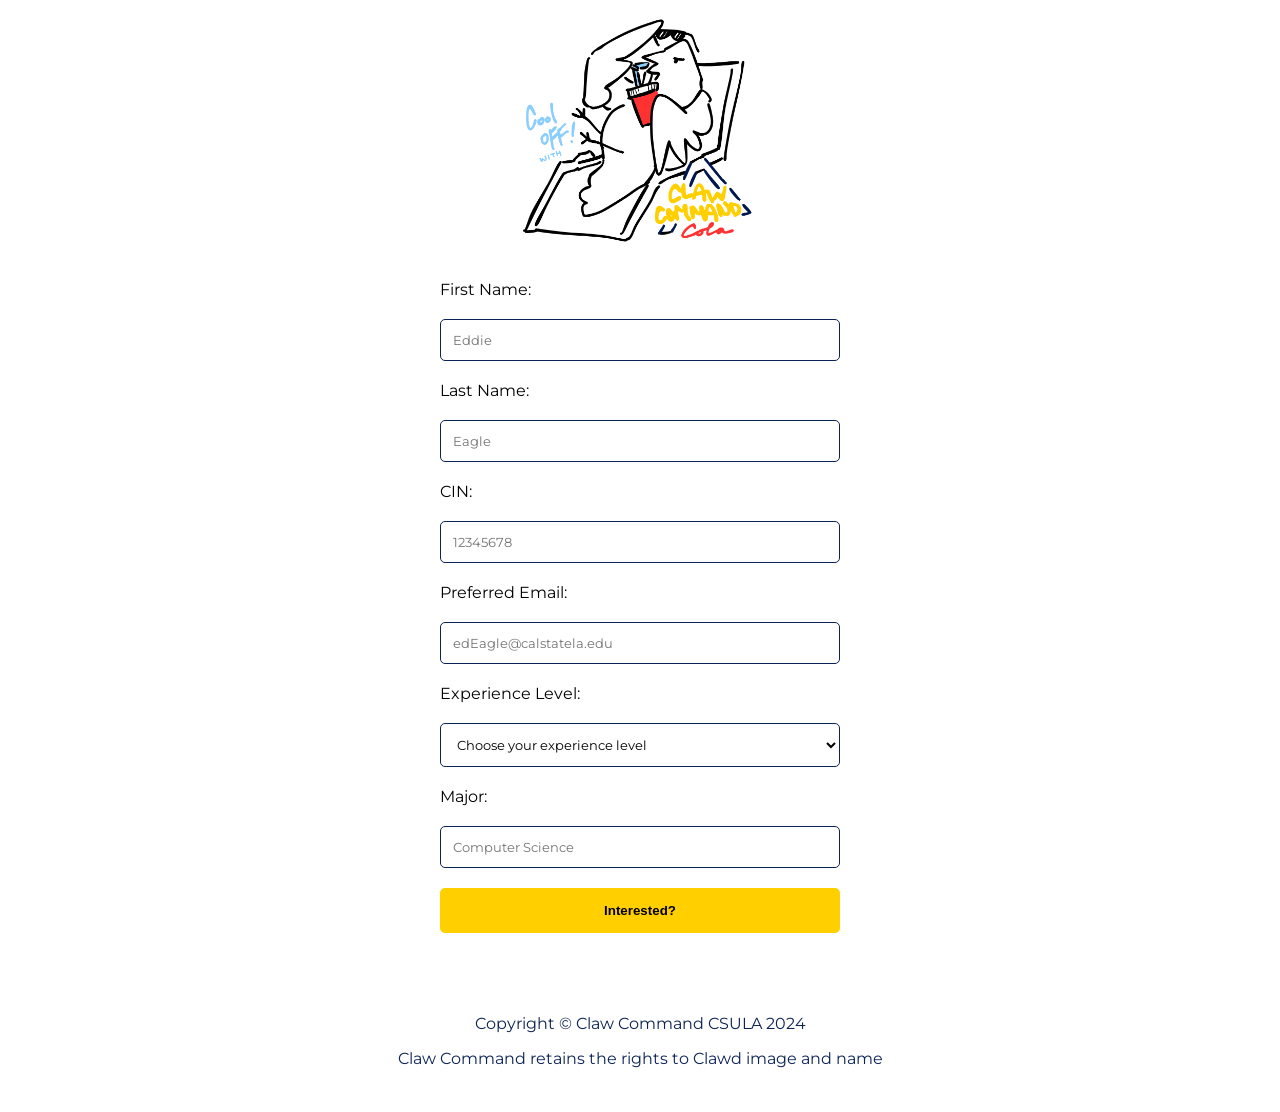
<file: index.html>
<!DOCTYPE html>
<html lang="en">
<head>
    <meta charset="UTF-8">
    <meta name="viewport" content="width=device-width, initial-scale=1.0">
    <link rel="stylesheet" href="css/style.css" />
    <title>Claw Command Connect</title>
</head>
<body>
    <form id="connect-form">
        <img src="assets/clawd.png" alt="Claw Command Logo" class="form-logo" />
        <label for="first">First Name:</label>
        <input id="first" type="text" name="first" placeholder="Eddie" required />

        <label for="last">Last Name:</label>
        <input id="last" type="text" name="last" placeholder="Eagle" />

        <label for="cin">CIN:</label>
        <input id="cin" type="text" name="cin" placeholder="12345678" required />

        <label for="email">Preferred Email:</label>
        <input id="email" type="email" name="email" placeholder="edEagle@calstatela.edu" required />

        <label for="experience">Experience Level:</label>
        <select id="experience" required>
            <option selected value="">Choose your experience level</option>
            <option value="advanced">I read raw packet captures to relax before bed.</option>
            <option value="intermediate">I know enough to accidentally DDoS my own router.</option>
            <option value="novice">I can run a network scan... but I don't know what anything means yet.</option>
            <option value="beginner">I clicked the phising test email... twice.</option>
        </select>

        <label for="major">Major:</label>
        <input id="major" type="text" name="major" placeholder="Computer Science" />

        <button type="submit">Interested?</button>
    </form>

    <script src="js/script.js"></script>

    <footer class="footer">
        <p>Copyright &copy; Claw Command CSULA 2024</p>
        <p>Claw Command retains the rights to Clawd image and name</p>
    </footer>

</body>
</html>
</file>
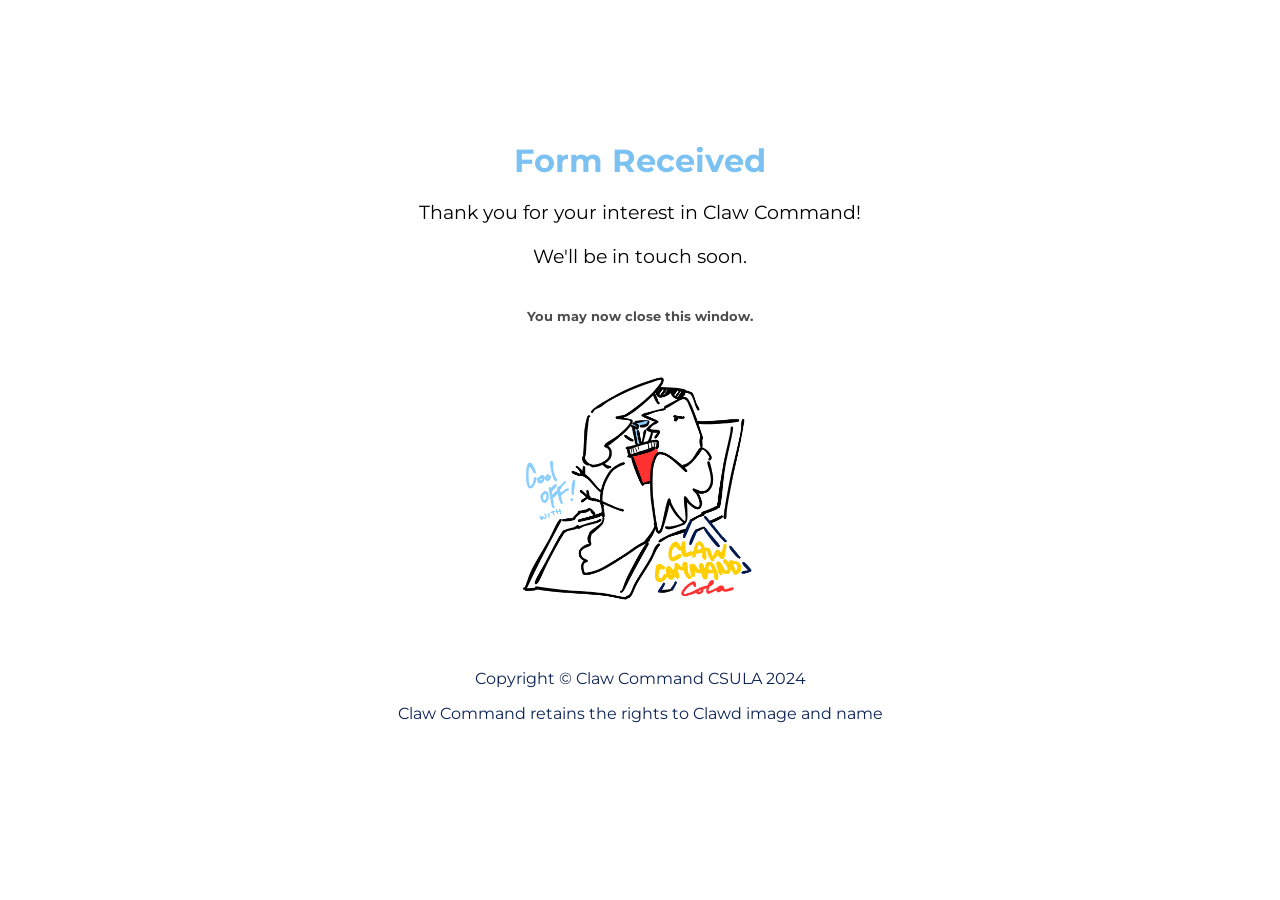
<file: success.html>
<!DOCTYPE html>
<html lang="en">
<head>
    <meta charset="UTF-8">
    <meta name="viewport" content="width=device-width, initial-scale=1.0">
    <link rel="stylesheet" href="css/style.css" />
    <title>Success</title>
</head>
<body>
    <div class="msg">
        <h1>Form Received</h1>
        <p>Thank you for your interest in Claw Command!</p>
        <p>We'll be in touch soon.</p>
        <h5>You may now close this window.</h5>

    </div>

    <img src="assets/clawd.png" alt="Claw Command Logo" class="form-logo" />

    <footer>


        <div class="footer">
            <p>Copyright &copy; Claw Command CSULA 2024</p>
            <p>Claw Command retains the rights to Clawd image and name</p>
        </div>
    </footer>

</body>
</html>
</file>
<file: css/style.css>
/* Google Fonts Import for Montserrat */
@import url('https://fonts.googleapis.com/css2?family=Montserrat:wght@400;700&display=swap');

/* Global CSS Variables */
:root {
    --clawd-text: #000000; /* Pitch black */
    --clawd-bg: #FFFFFF; /* Pure white */
    --clawd-btn: #FFCF00; /* Vibrant yellow */
    --clawd-hover: #7BC2f2; /* Light blue */
    --clawd-border: #E62B1E; /* Bright red */
    --clawd-navy: #0C2356; /* Dark Navy Blue */
    --font-main: 'Montserrat', sans-serif;
}

body {
    background-color: var(--clawd-bg);
    color: var(--clawd-text);
    font-family: var(--font-main);
}

button {
    background-color: var(--clawd-btn);
    color: var(--clawd-text);
    padding: 15px 30px;
    border: none;
    border-radius: 5px;
    font-weight: bold;
    cursor: pointer;
    transition: all 0.2s ease-in-out;
    margin-bottom: 20px;
}

    button:hover {
        background-color: var(--clawd-hover);
        color: var(--clawd-text);
        transform: translateY(-2px);
        box-shadow: 0 4px 8px rgba(0, 0, 0, 0.2);
    }

    button:active {
        transform: translateY(0);
        box-shadow: none;
    }

input, select {
    background-color: var(--clawd-bg);
    color: var(--clawd-text);
    border: 1px solid var(--clawd-navy);
    padding: 12px;
    border-radius: 5px;
    font-family: var(--font-main);
}

input:focus, select:focus {
    outline: none;
    box-shadow: 0 0 8px var(--clawd-hover);
}


form {
    display: flex;
    flex-direction: column;
    gap: 20px;
    max-width: 400px;
    margin: 0 auto;
}

.form-logo {
    max-width: 300px;
    margin: 0 auto;
    display: block;
    margin-bottom: 10px;
}

.msg {
    text-align: center;
    margin-top: 100px;
    padding: 20px;
}

    .msg h1 {
        color: var(--clawd-hover);
        font-family: var(--font-main);
        margin-bottom: 20px;
    }

    .msg p {
        color: var(--clawd-text);
        font-family: var(--font-main);
        font-size: 1.2rem;
    }

    .msg h5 {
        color: var(--clawd-text);
        opacity: 0.7;
        font-family: var(--font-main);
        margin-top: 40px;
    }

    .msg a {                                                                                                                                                                                                                                                                                                                                                                                                                                                                                                                                                                                                                                                                                                                                                                                                                                                                                                                                                                                                                                                                                                                                                                                                                                                                                                                                                                                                                                                                                                                                                                                                                                                                                                                                                                                                                                                                                                                                                                                                                                                                                                                                                                                                                                                                                                                                                                                                                                                                                                                                                                                                                                                                                                                                                                                                                                                                                                                                                                                                                                                                                                                                                                                                                                                                                                                                                                                                                                                                                                                                                                                                                                                                                                                                                                                                                                                                                                                                                                                                                                                                                                                                                                                                                                                                                                                                                                                                                                                                                                                                                                                                                                                                                                                                                                                                                                                                                                                                                                                                                                                                                                                                                                                                                                                                                                                                                                                                                                                                                                                                                                                                                                                                                                                                                                                                                                                                                                                                                                                                                                                                                                                                                                                                                                                                                                                                                                                                                                                                                                                                                                                                                                                                                                                                                                                                                                                                                                                                                                                                                                                                                                                                                                                                                                                                                                                                                                                                                                                                                                                                                                                                                                                                                                                                                                                                                                                                                                                                                                                                                                                                                                                                                                                                                                                                                                                                                                                                                                                                                                                                                                                                                                                                                                                                                                                                                                                                                                                                                                                                                                                                                                                                                                                                                                                                                                                                                                                                                                                                                                                                                                                                                                                                                                                                                                                                                                                                                                                                                                                                                                                                                                                                                                                                                                                                                                                                                                                                                                                                                                                                                                                                                                                                                                                                                                                                                                                                                                                                                                                                                                                                                                                                                                                                                                                                                                                                                                                                                                                                                                                                                                                                                                                                                                                                                                                                                                                                                                                                                                                                                                                                                                                                                                                                                                                                                                                                                                                                                                                                                                                                                                                                                                                                                                                                                                                                                                                                                                                                                                                                                                                                                                                                                                                                                                                                                                                                                                                                                                                                                                                                                                                                                                                                                                                                                                                                                                                                                                            
        color: var(--clawd-hover);
        text-decoration: underline;
    }

.help-icon {
    max-width: 100px;
    margin: 0 auto;
    display: block;
}

footer {
    text-align: center;
    margin-top: 25px;
    padding: 20px;
    color: var(--clawd-navy);
    font-family: var(--font-main);
}
</file>
